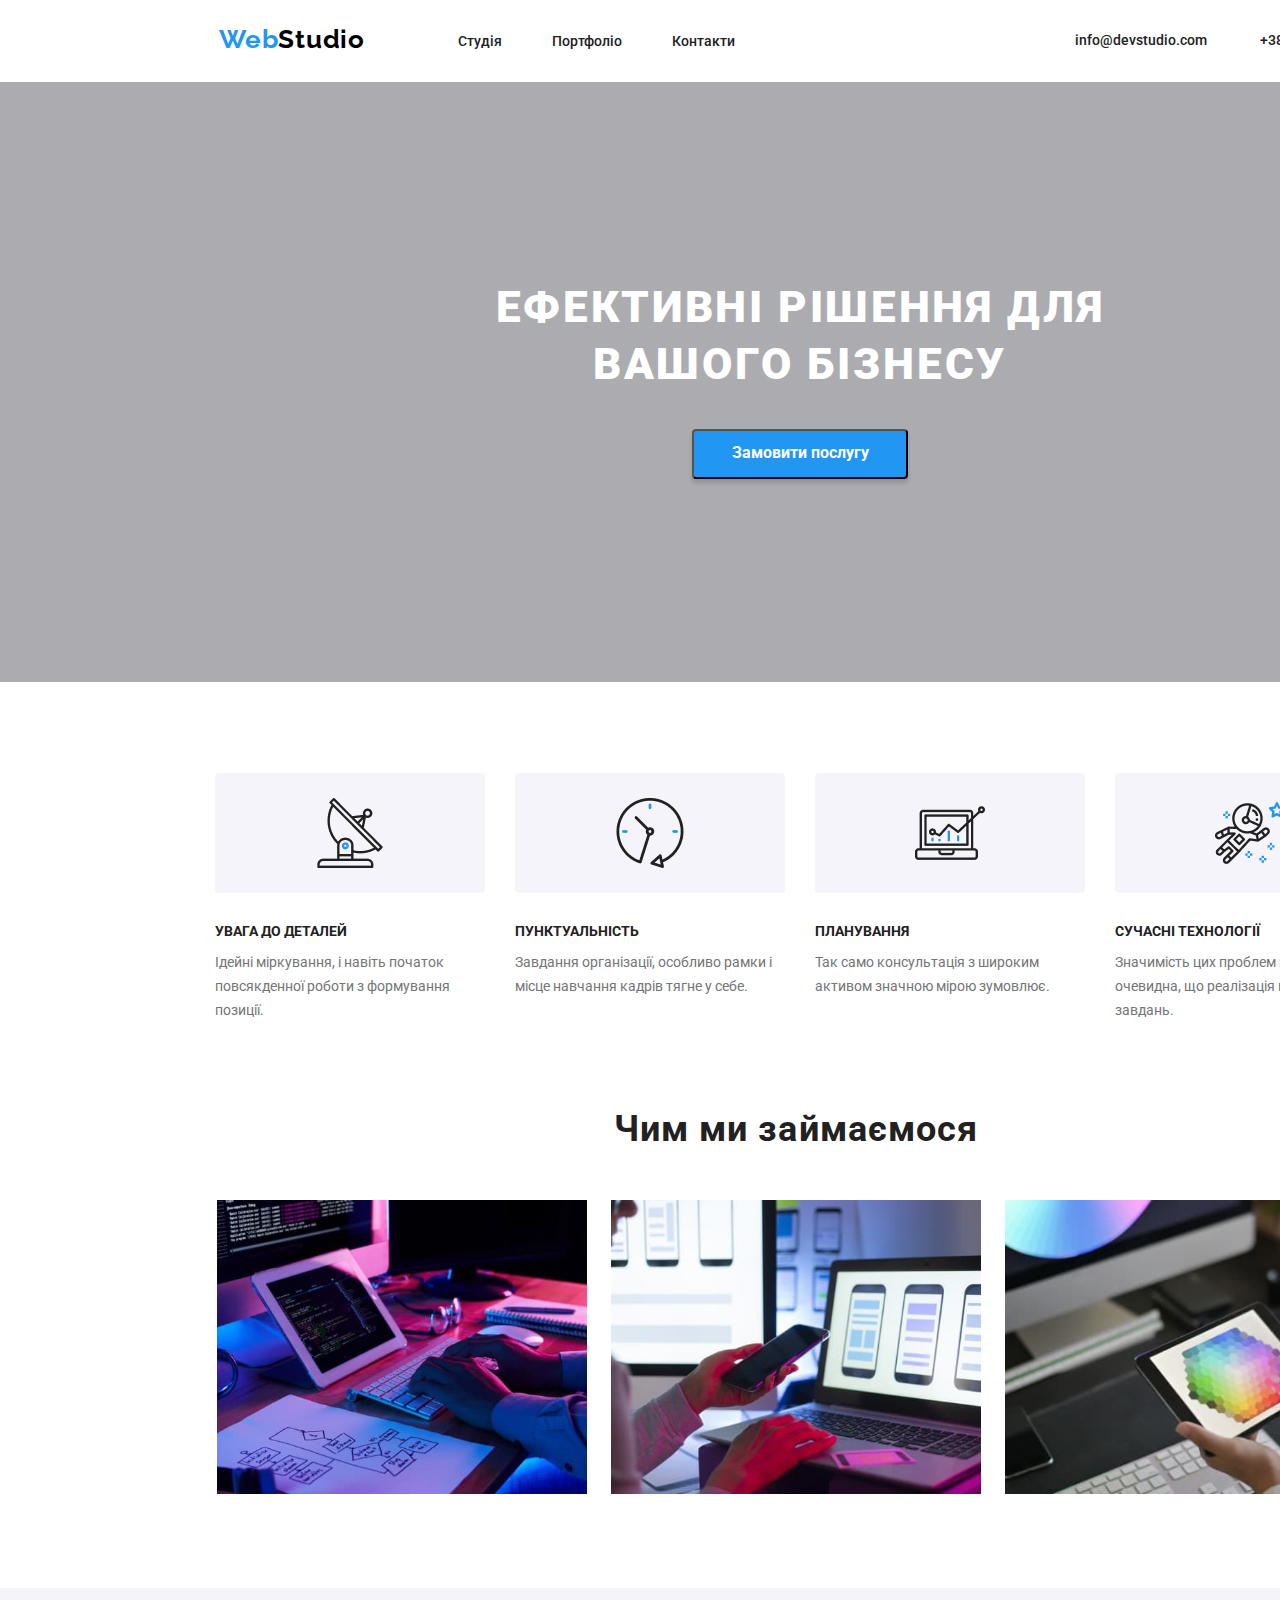
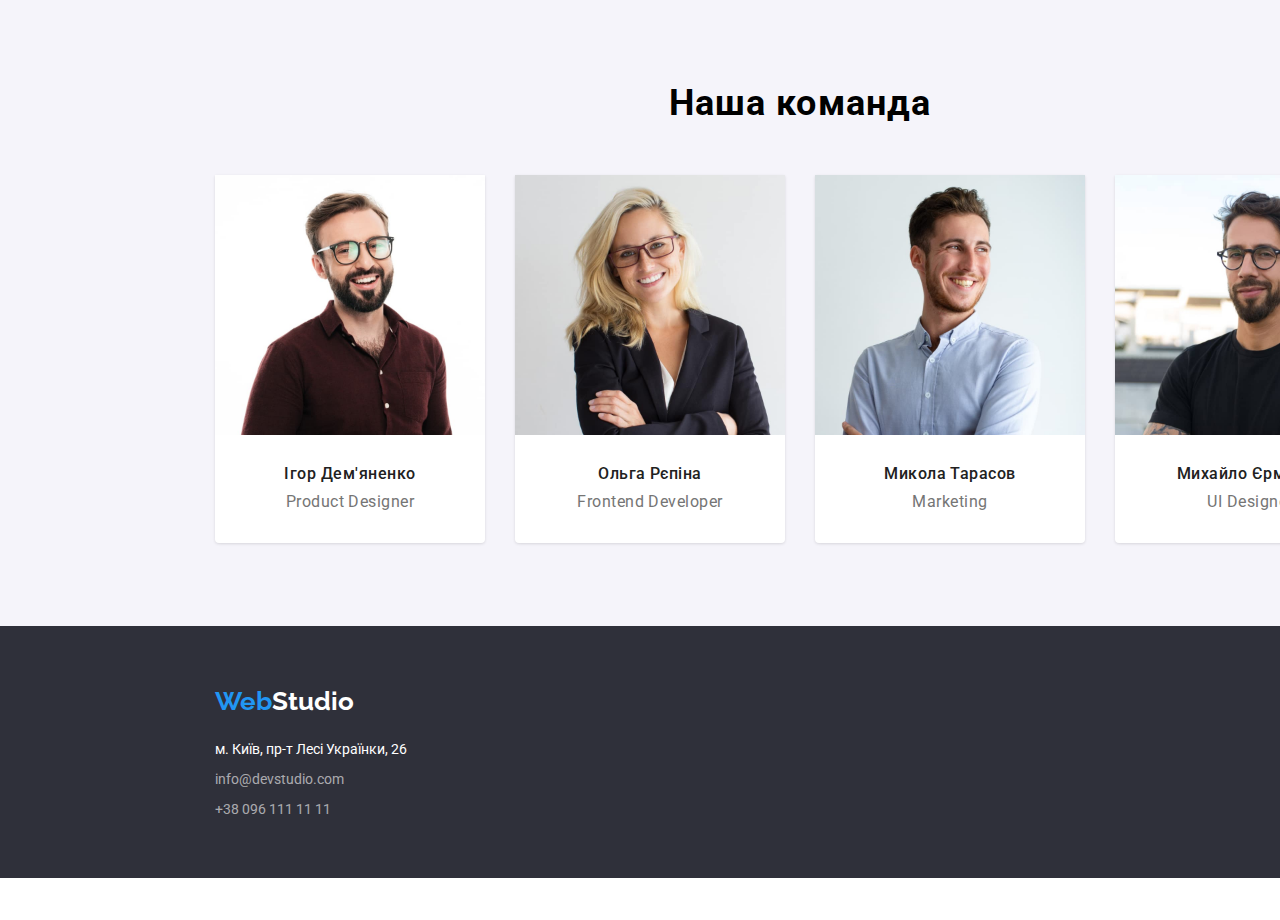
<file: index.html>
<!DOCTYPE html>
<html lang="en">

<head>
    <meta charset="UTF-8">
    <meta name="viewport" content="width=device-width, initial-scale=1.0">
    <link rel="stylesheet" href="normalize.css">
    <link rel="stylesheet" href="style.css">
    <link rel="shortcut icon" href="./scr/img/WebStudio.png" type="image/x-icon">
    <title>WebStudio</title>
</head>

<body>
    <div class="container">
        <div class="logo"><span class="colorlogo">Web</span>Studio</div>
        <header class="header">
            <ul class="nav">
                <li><a href="#">Студія</a></li>
                <li><a href="./portfolio.html">Портфоліо</a></li>
                <li><a href="#">Контакти</a></li>
            </ul>
            <ul class="nav-contacts">
                <li><a href="#">info@devstudio.com</a></li>
                <li><a href="#">+38 096 111 11 11</a></li>
            </ul>
        </header>
        <main class="main">
            <section class="main-box">
                <div class="main-box-info">
                <h1 class="main-box-title">ЕФЕКТИВНІ РІШЕННЯ ДЛЯ ВАШОГО БІЗНЕСУ</h1>
                <button class="main-box-button">Замовити послугу</button>
            </div>
            </section>
            <section class="main-features">
                <div class="main-feature">
                    <div class="main-feature-name1">УВАГА ДО ДЕТАЛЕЙ</div>
                    <div class="main-feature-text">Ідейні міркування, і навіть початок повсякденної роботи з формування позиції.</div>
                </div>
                <div class="main-feature">
                    <div class="main-feature-name2">ПУНКТУАЛЬНІСТЬ</div>
                    <div class="main-feature-text">Завдання організації, особливо рамки і місце навчання кадрів тягне у себе.</div>
                </div>
                <div class="main-feature">
                    <div class="main-feature-name3">ПЛАНУВАННЯ</div>
                    <div class="main-feature-text">Так само консультація з широким активом значною мірою зумовлює.</div>
                </div>
                <div class="main-feature">
                    <div class="main-feature-name4">СУЧАСНІ ТЕХНОЛОГІЇ</div>
                    <div class="main-feature-text">Значимість цих проблем настільки очевидна, що реалізація планових завдань.</div>
                </div>
            </section>
            <section class="main-photos">
                <div class="main-photos-title">Чим ми займаємося</div>
                <div class="main-photos-group"> 
                    <img src="./scr/img/webstudio-speciality1.jpg" alt="" class="main-photo">
                    <img src="./scr/img/webstudio-speciality2.jpg" alt="" class="main-photo">
                    <img src="./scr/img/webstudio-speciality3.jpg" alt="" class="main-photo">
                </div>
            </section>
            <section class="main-team">
                <div class="main-team-title">Наша команда</div>
                <div class="main-team-members">
                    <div class="main-team-member">
                        <img src="./scr/img/webstudio-employee1.jpg" alt="" class="main-team-member-photo">
                        <div class="main-team-member-name" >Ігор Дем'яненко</div>
                        <div class="main-team-member-about">Product Designer</div>
                    </div>
                    <div class="main-team-member">
                        <img src="./scr/img/webstudio-employee2.jpg" alt="" class="main-team-member-photo">
                        <div class="main-team-member-name">Ольга Рєпіна</div>
                        <div class="main-team-member-about">Frontend Developer</div>
                    </div>
                    <div class="main-team-member">
                        <img src="./scr/img/webstudio-employee3.jpg" alt="" class="main-team-member-photo">
                        <div class="main-team-member-name">Микола Тарасов</div>
                        <div class="main-team-member-about">Marketing</div>
                    </div>
                    <div class="main-team-member">
                        <img src="./scr/img/webstudio-employee4.jpg" alt="" class="main-team-member-photo">
                        <div class="main-team-member-name">Михайло Єрмаков</div>
                        <div class="main-team-member-about">UI Designer</div>
                    </div>
                </div>
            </section>
        </main>
        <footer class="footer">
            <article class="footer-content">
                <div class="logo2"><span class="colorlogo2">Web</span>Studio</div>
                <section class="footer-content-adress">
                    <h3 class="footer-content-place">м. Київ, пр-т Лесі Українки, 26</h3>
                    <h3 class="footer-content-email">info@devstudio.com</h3>
                    <h3 class="footer-content-numder">+38 096 111 11 11</h3>
                </section>
            </article>
        </footer>
    </div>

</body>

</html>
</file>
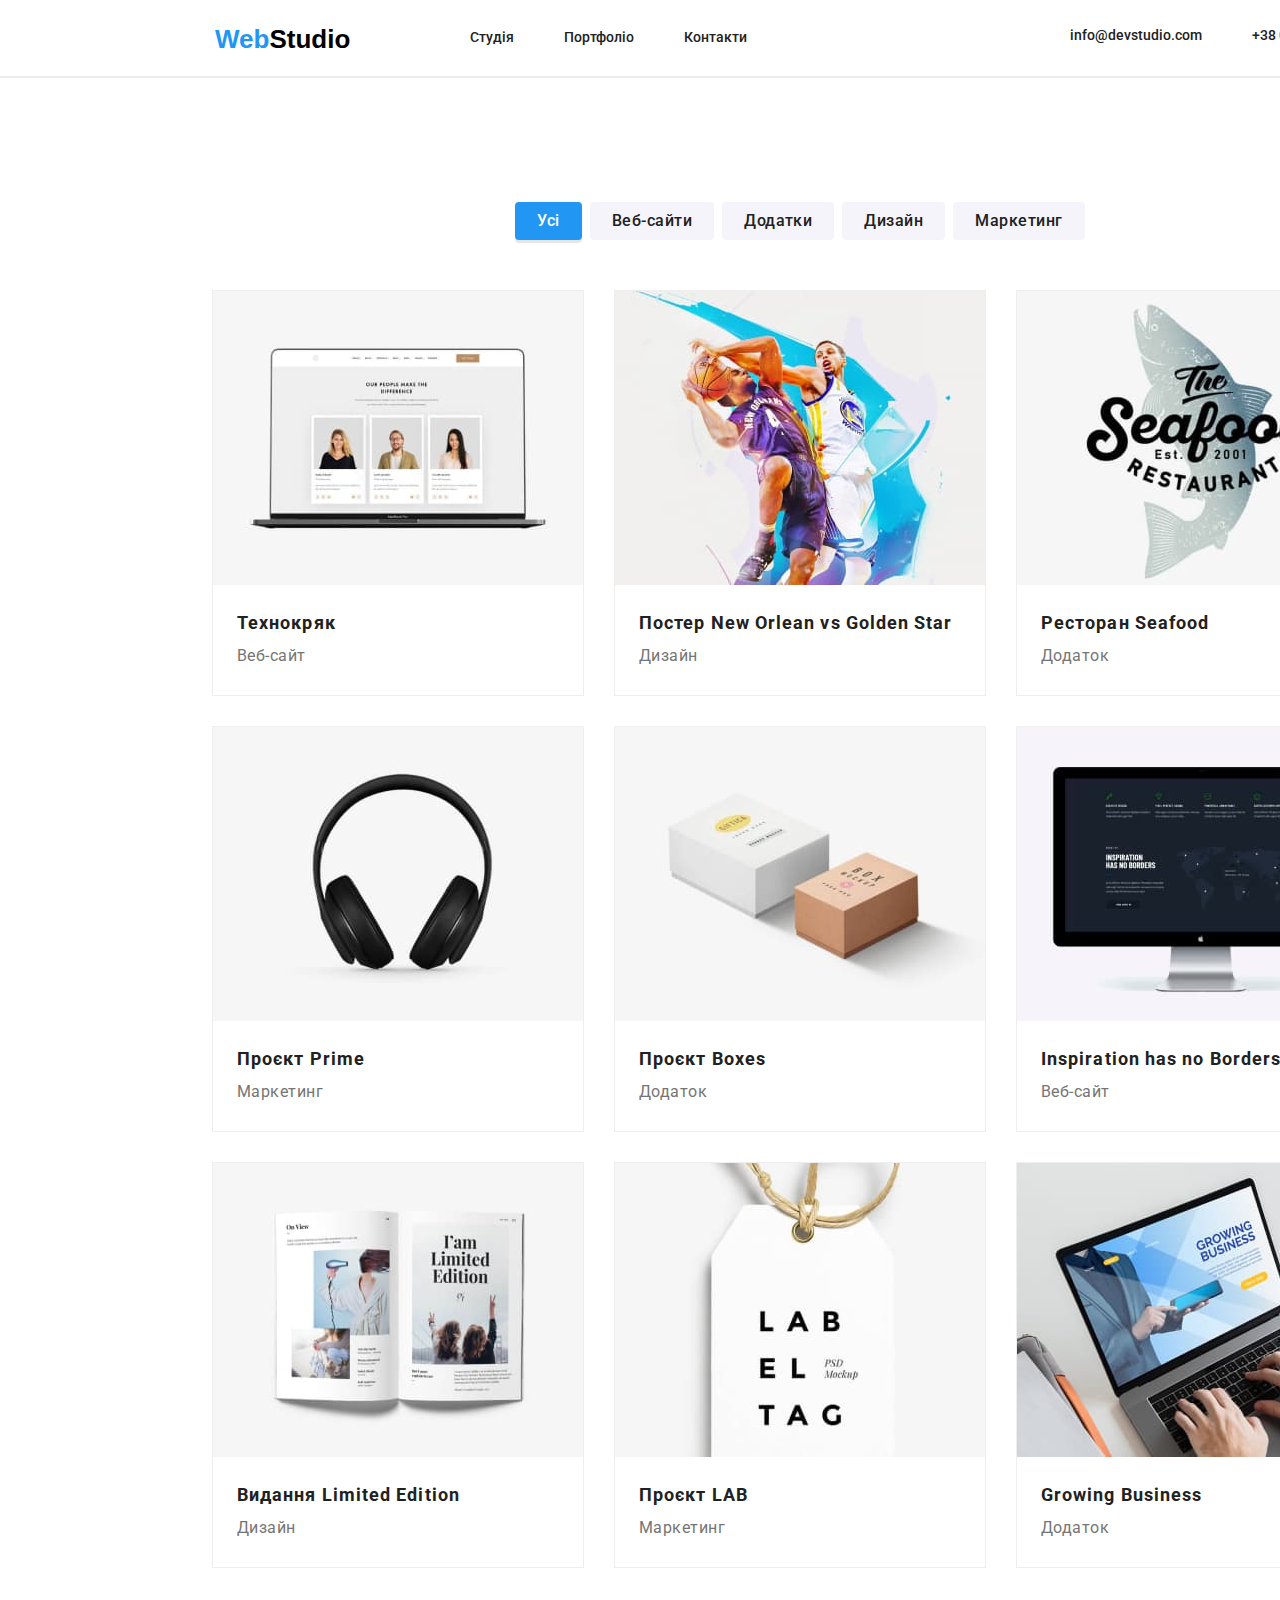
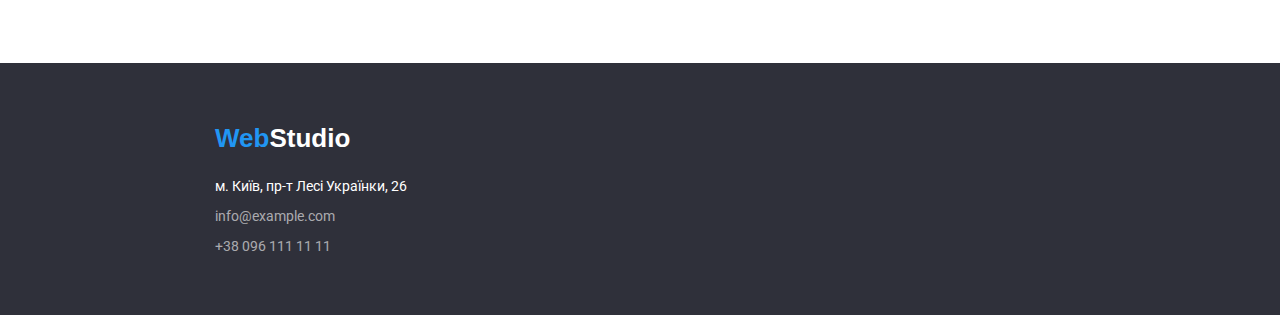
<file: portfolio.html>
<!DOCTYPE html>
<html lang="en">

<head>
    <meta charset="UTF-8">
    <meta name="viewport" content="width=device-width, initial-scale=1.0">
    <link rel="stylesheet" href="portfolio.css">
    <link rel="shortcut icon" href="./scr/img/WebStudio.png" type="image/x-icon">
    <title>WebStudio</title>
</head>

<body>
    <div class="container-portfolio">
        <a href="./index.html" class="logo"><span class="colorlogo">Web</span>Studio</a>
        <header class="header">
            <ul class="nav">
                <li><a href="./index.html">Студія</a></li>
                <li><a href="#">Портфоліо</a></li>
                <li><a href="#">Контакти</a></li>
            </ul>
            <ul class="nav-contacts">
                <li><a href="#">info@devstudio.com</a></li>
                <li><a href="#">+38 096 111 11 11</a></li>
            </ul>
            <div class="header-line"></div>
        </header>
        <main class="main">
            <section class="portfolio">
                <div class="portfolio-buttons">
                    <button class="portfolio-button">Усі</button>
                    <button class="portfolio-button">Веб-сайти</button>
                    <button class="portfolio-button">Додатки</button>
                    <button class="portfolio-button">Дизайн</button>
                    <button class="portfolio-button">Маркетинг</button>
                </div>
                <div class="portfolio-boxes">
                    <div class="portfolio-box">
                        <img src="./scr/img/portfolio-box-picture1.jpg" alt="" class="portfolio-box-picture">
                        <div class="portfolio-box-name">Технокряк</div>
                        <div class="portfolio-box-section">Веб-сайт</div>
                    </div>
                    <div class="portfolio-box">
                        <img src="./scr/img/portfolio-box-picture2.jpg" alt="" class="portfolio-box-picture">
                        <div class="portfolio-box-name">Постер New Orlean vs Golden Star</div>
                        <div class="portfolio-box-section">Дизайн</div>
                    </div>
                    <div class="portfolio-box">
                        <img src="./scr/img/portfolio-box-picture3.jpg" alt="" class="portfolio-box-picture">
                        <div class="portfolio-box-name">Ресторан Seafood</div>
                        <div class="portfolio-box-section">Додаток</div>
                    </div>
                    <div class="portfolio-box">
                        <img src="./scr/img/portfolio-box-picture4.jpg" alt="" class="portfolio-box-picture">
                        <div class="portfolio-box-name">Проєкт Prime</div>
                        <div class="portfolio-box-section">Маркетинг</div>
                    </div>
                    <div class="portfolio-box">
                        <img src="./scr/img/portfolio-box-picture5.jpg" alt="" class="portfolio-box-picture">
                        <div class="portfolio-box-name">Проєкт Boxes</div>
                        <div class="portfolio-box-section">Додаток</div>
                    </div>
                    <div class="portfolio-box">
                        <img src="./scr/img/portfolio-box-picture6.jpg" alt="" class="portfolio-box-picture">
                        <div class="portfolio-box-name">Inspiration has no Borders</div>
                        <div class="portfolio-box-section">Веб-сайт</div>
                    </div>
                    <div class="portfolio-box">
                        <img src="./scr/img/portfolio-box-picture7.jpg" alt="" class="portfolio-box-picture">
                        <div class="portfolio-box-name">Видання Limited Edition</div>
                        <div class="portfolio-box-section">Дизайн</div>
                    </div>
                    <div class="portfolio-box">
                        <img src="./scr/img/portfolio-box-picture8.jpg" alt="" class="portfolio-box-picture">
                        <div class="portfolio-box-name">Проєкт LAB</div>
                        <div class="portfolio-box-section">Маркетинг</div>
                    </div>
                    <div class="portfolio-box">
                        <img src="./scr/img/portfolio-box-picture9.jpg" alt="" class="portfolio-box-picture">
                        <div class="portfolio-box-name">Growing Business</div>
                        <div class="portfolio-box-section">Додаток</div>
                    </div>
                </div>
            </section>
        </main>
        <footer class="footer">
            <article class="footer-content">
                <div class="logo2"><span class="colorlogo2">Web</span>Studio</div>
                <section class="footer-content-adress">
                    <h3 class="footer-content-place">м. Київ, пр-т Лесі Українки, 26</h3>
                    <h3 class="footer-content-email">info@example.com</h3>
                    <h3 class="footer-content-numder">+38 096 111 11 11</h3>
                </section>
            </article>
        </footer>
    </div>
</body>

</html>
</file>
<file: style.css>
@import url(https://fonts.googleapis.com/css2?family=Playfair+Display:wght@100;200;300;400;500;600;800;900&display=swap);
@import url('https://fonts.googleapis.com/css2?family=Raleway:ital,wght@0,100..900;1,100..900&display=swap');
@import url('https://fonts.googleapis.com/css2?family=Raleway:wght@500&family=Roboto:ital,wght@0,100;0,300;0,400;0,500;0,700;0,900;1,100;1,300;1,400;1,500;1,700;1,900&display=swap');

*{
    user-select: none;
}
body {
    font-family: "Roboto", sans-serif;
}

.container {
    width: 1600px;
    height: 2496px;
    background: #FFFFFF;
    margin: 0 auto;
}

.header {
    width: 1600px;
    height: 80px;
}

.logo {
    display: flex;
    margin-top: 24px;
    font-size: 26px;
    margin-left: 219px;
    font-family: "Raleway", sans-serif;
    font-weight: 700;
    line-height: 1.17;
letter-spacing: 0.03em;
}

.colorlogo {
    color: #2196F3;
}

.nav {
    display: flex;
    gap: 50px;
    list-style-type: none;
    margin-left: 418px;
    margin-top: -22px;
    margin-bottom: 25px;
}

.nav a {
    text-decoration: none;
    font-family: sans-serif;
    font-size: 14px;
    color: #212121;
    font-family: "Roboto", sans-serif;
    font-weight: 500;
    line-height: 1.17;
}

.nav a:hover {
    color: #2196F3;
}

.nav-contacts {
    display: flex;
    list-style-type: none;
    margin-top: -45px;
    margin-bottom: 32px;
    margin-left: 1035px;
    gap: 53px;
    font-family: sans-serif;
}

.nav-contacts a {
    text-decoration: none;
    font-size: 14px;
    color: #212121;
    font-family: "Roboto", sans-serif;
    font-weight: 500;
    line-height: 1.17;
}

.nav-contacts a:hover {
    color: #2196F3;
}

.main {
    width: 1600px;
    height: 2014px;
    margin: 0px;
}

.main-box {
    display: flex;
    flex-wrap: wrap;
    justify-content: center;
    display: inline-block;
    width: 1600px;
    height: 600px;
    background-image: url(./scr/img/main-box-photo.png);
    background: linear-gradient(rgba(47, 48, 58, 0.4));
    background-size: cover;
    display: flex;
    flex-direction: column;
    justify-content: center;
    align-items: center;
    margin-top: -30px;
}

.main-box-title {
    text-align: center;
    color: #ffffff;
    font-size: 44px;
    font-family: sans-serif;
    width: 696px;
    height: 120px;
    margin-top: 200px;
    font-family: "Roboto", sans-serif;
    font-weight: 900;
    line-height: 1.3;
letter-spacing: 0.06em;
}
.main-box-info{
    margin-bottom: 207px;
}
.main-box-button {
    display: flex;
    justify-content: center;
    align-items: center;
    margin: 0 auto;
    height: 50px;
    width: 216px;
    background: #2196F3;
    color: #FFFFFF;
    font-family: "Roboto", sans-serif;
    font-weight: 700;
    font-size: 16px;
    line-height: 1.8;
    box-shadow: 0px 4px 4px 0px #00000026;
    border-radius: 4px;
    cursor: pointer;
}

.main-features {
    display: flex;
    justify-content: center;
    margin-top: 91px;
    gap: 30px;
    height: 98px;
}

.main-feature {
    display: flex;
    flex-direction: column;
    gap: 10px;
}

.main-feature-name1 {
    font-family: "Roboto", sans-serif;
    font-weight: 700;
    color: #212121;
    font-size: 14px;
    line-height: 16.41px;
    display: flex;
    flex-direction: column;
    gap: 30px;
}

.main-feature-name1::before {
    content: url("./scr/img/main-feature-photo1.png");
    background-size: cover;
    background-repeat: no-repeat;
    width: 270px;
    height: 120px;
}


.main-feature-name2 {
    font-family: "Roboto", sans-serif;
    font-weight: 700;
    color: #212121;
    font-size: 14px;
    line-height: 16.41px;
    display: flex;
    flex-direction: column;
    gap: 30px;
}

.main-feature-name2::before {
    content: url("./scr/img/main-feature-photo2.png");
    background-size: cover;
    background-repeat: no-repeat;
    width: 270px;
    height: 120px;
}

.main-feature-name3 {
    font-family: "Roboto", sans-serif;
    font-weight: 700;
    color: #212121;
    font-size: 14px;
    line-height: 16.41px;
    display: flex;
    flex-direction: column;
    gap: 30px;
}

.main-feature-name3::before {
    content: url("./scr/img/main-feature-photo3.png");
    background-size: cover;
    background-repeat: no-repeat;
    width: 270px;
    height: 120px;
}

.main-feature-name4 {
    font-family: "Roboto", sans-serif;
    font-weight: 700;
    color: #212121;
    font-size: 14px;
    line-height: 16.41px;
    display: flex;
    flex-direction: column;
    gap: 30px;
}

.main-feature-name4::before {
    content: url("./scr/img/main-feature-photo4.png");
    background-size: cover;
    background-repeat: no-repeat;
    width: 270px;
    height: 120px;
}

.main-feature-text {
    font-family: "Roboto", sans-serif;
    width: 270px;
    font-weight: 400;
    font-size: 14px;
    line-height: 24px;
    color: #757575;
}

.main-photos {
    display: flex;
    flex-direction: column;
    align-items: center;
    gap: 40px;
    height: 386px;
    margin-top: 143px;
    margin-right: 8px;
}

.main-photos-title {
    color: #212121;
    font-size: 36px;
    height: 42px;
    margin-top: 94px;
    font-family: "Roboto", sans-serif;
    font-weight: 700;
    line-height: 1.17;
    letter-spacing: 0.03em;
}

.main-photo {
    flex-basis: calc((100% - 370px) / 3);
    width: 370px;
    height: 294px;
    padding: 10px;
}

.main-team {
    display: flex;
    flex-direction: column;
    align-items: center;
    margin-top: 188px;
    width: 100%;
    height: 648px;
    background: #F5F4FA;
}

.main-team-members {
    display: flex;
    width: 1170px;
    gap: 30px;
}

.main-team-title {
    display: flex;
    justify-content: center;
    font-size: 36px;
    margin-top: 94px;
    font-family: "Roboto", sans-serif;
    font-weight: 700;
    line-height: 1.17;
letter-spacing: 0.03em;
}

.main-team-member {
    display: flex;
    flex-direction: column;
    width: 270px;
    height: 368px;
    background: #ffffff;
    margin-top: 50px;
    box-shadow: 0px 2px 1px 0px #00000033;
    box-shadow: 0px 1px 1px 0px #00000024;
    box-shadow: 0px 1px 3px 0px #0000001F;
    border-radius: 0px 0px 4px 4px;
}

.main-team-member-name {
    display: flex;
    justify-content: center;
    flex-direction: column;
    align-items: center;
    gap: 30px;
    font-size: 16px;
    color: #212121;
    margin-top: 30px;
    font-family: "Roboto", sans-serif;
    font-weight: 500;
letter-spacing: 0.03em;
}

.main-team-member-about {
    display: flex;
    justify-content: center;
    margin: 0 auto;
    font-size: 16px;
    color: #757575;
    margin-top: 10px;
    font-family: "Roboto", sans-serif;
    font-weight: 400;
    line-height: 1.17;
letter-spacing: 0.03em;
}

.footer-content {
    margin-top: 130px;
    width: 100%;
    height: 252px;
    background: #2F303A;
}

.logo2 {
    font-size: 26px;
    margin-left: 155px;
    padding: 60px;
    color: rgb(255, 255, 255);
    font-family: "Raleway", sans-serif;
    font-weight: 700;
    line-height: 1.17;
}

.colorlogo2 {
    color: #2196F3;
}

.footer-content-adress {
    margin-left: 215px;
    margin-top: -50px;
    width: 231px;
    height: 81px;
}

.footer-content-place {
    color: #FFFFFF;
    font-family: "Roboto", sans-serif;
    font-weight: 400;
    font-size: 14px;
}

.footer-content-email {
    font-size: 14px;
    color: #FFFFFF99;
    font-family: "Roboto", sans-serif;
    font-weight: 400;
}

.footer-content-numder {
    font-size: 14px;
    color: #FFFFFF99;
    font-family: "Roboto", sans-serif;
    font-weight: 400;
}
</file>
<file: portfolio.css>
@import url('https://fonts.googleapis.com/css2?family=Roboto:ital,wght@0,100;0,300;0,400;0,500;0,700;0,900;1,100;1,300;1,400;1,500;1,700;1,900&display=swap');

*{
    user-select: none;
}
body{
    margin: 0 auto;
}
.container-portfolio{
    background: #ffffff;
    width: 1600px;
height: 1880px;
margin: 0 auto;
}

.header {
    width: 100%;
    height: 80px;
}

.logo {
    display: flex;
    margin-top: 24px;
    font-size: 26px;
    margin-left: 215px;
    font-family: "Raleway", sans-serif;
    font-weight: 700;
    line-height: 1.17;
    color: #000000;
    text-decoration: none;
    cursor: pointer;
}

.colorlogo {
    color: #2196F3;
}

.nav {
    display: flex;
    gap: 50px;
    list-style-type: none;
    margin-left: 430px;
    margin-top: -26px;
    margin-bottom: 25px;
}

.nav a {
    text-decoration: none;
    font-family: sans-serif;
    font-size: 14px;
    color: #212121;
    font-family: "Roboto", sans-serif;
    font-weight: 500;
    line-height: 1.17;
}

.nav a:hover {
    color: #2196F3;
}

.nav-contacts {
    display: flex;
    list-style-type: none;
    margin-top: -45px;
    margin-bottom: 32px;
    margin-left: 1030px;
    gap: 50px;
    font-family: sans-serif;
}

.nav-contacts a {
    text-decoration: none;
    font-size: 14px;
    color: #212121;
    font-family: "Roboto", sans-serif;
    font-weight: 500;
    line-height: 1.17;
}

.nav-contacts a:hover {
    color: #2196F3;
}

.header-line {
    width: 100%;
    border: 1px 0px 0px 0px;
    border: 1px solid #ECECEC;
}

.portfolio {
    height: 1360px;
    display: flex;
    flex-direction: column;
    align-items: center;
}

.portfolio-boxes {
    display: flex;
    justify-content: center;
    margin-top: 50px;
    flex-wrap: wrap;
    width: 1200px;
    gap: 30px;
}

.portfolio-box {
    display: flex;
    flex-direction: column;
    width: 370px;
    height: 404px;
    border: 1px;
    border: 1px solid #EEEEEE;
}

.portfolio-box:hover {
    box-shadow: 0px 7px 8px 1px rgba(0,0,0,0.25);
}

.portfolio-box-picture {
    width: 370px;
    height: 294px;
}

.portfolio-box-name {
    font-family: "Roboto", sans-serif;
    font-size: 18px;
    font-weight: 700;
    line-height: 36px;
    letter-spacing: 0.06em;
    color: #212121;
    padding-left: 24px;
    margin-top: 20px;
}

.portfolio-box-section {
    font-family: "Roboto", sans-serif;
    font-size: 16px;
    font-weight: 400;
    line-height: 30px;
    letter-spacing: 0.03em;
    text-align: left;
    color: #757575;
    padding-left: 24px;
}

.portfolio-button {
    background: #F5F4FA;
    font-family: "Roboto", sans-serif;
    font-size: 16px;
    font-weight: 500;
    line-height: 26px;
    letter-spacing: 0.03em;
    text-align: center;
    border-radius: 4px;
    border: none;
    padding: 6px 22px;
    cursor: pointer;
    color: #212121;
}

.portfolio-button:first-child {
    background: #2196F3;
    color: #FFFFFF;
    box-shadow: 0px 2px 2px 0px #0000001F;
    box-shadow: 0px 1px 2px 0px #00000014;
    box-shadow: 0px 3px 1px 0px #0000001A;
}

.portfolio-buttons {
    gap: 8px;
    margin-top: 94px;
    display: flex;
    justify-content: center;
}




.footer-content {
    margin-top: 195px;
    width: 100%;
    height: 252px;
    background: #2F303A;
}

.logo2 {
    font-size: 26px;
    margin-left: 155px;
    padding: 60px;
    color: rgb(255, 255, 255);
    font-family: "Raleway", sans-serif;
    font-weight: 700;
    line-height: 1.17;
}

.colorlogo2 {
    color: #2196F3;
}

.footer-content-adress {
    margin-left: 215px;
    margin-top: -50px;
    width: 231px;
    height: 81px;
}

.footer-content-place {
    color: #FFFFFF;
    font-family: "Roboto", sans-serif;
    font-weight: 400;
    font-size: 14px;
}

.footer-content-email {
    font-size: 14px;
    color: #FFFFFF99;
    font-family: "Roboto", sans-serif;
    font-weight: 400;
}

.footer-content-numder {
    font-size: 14px;
    color: #FFFFFF99;
    font-family: "Roboto", sans-serif;
    font-weight: 400;
}
</file>
